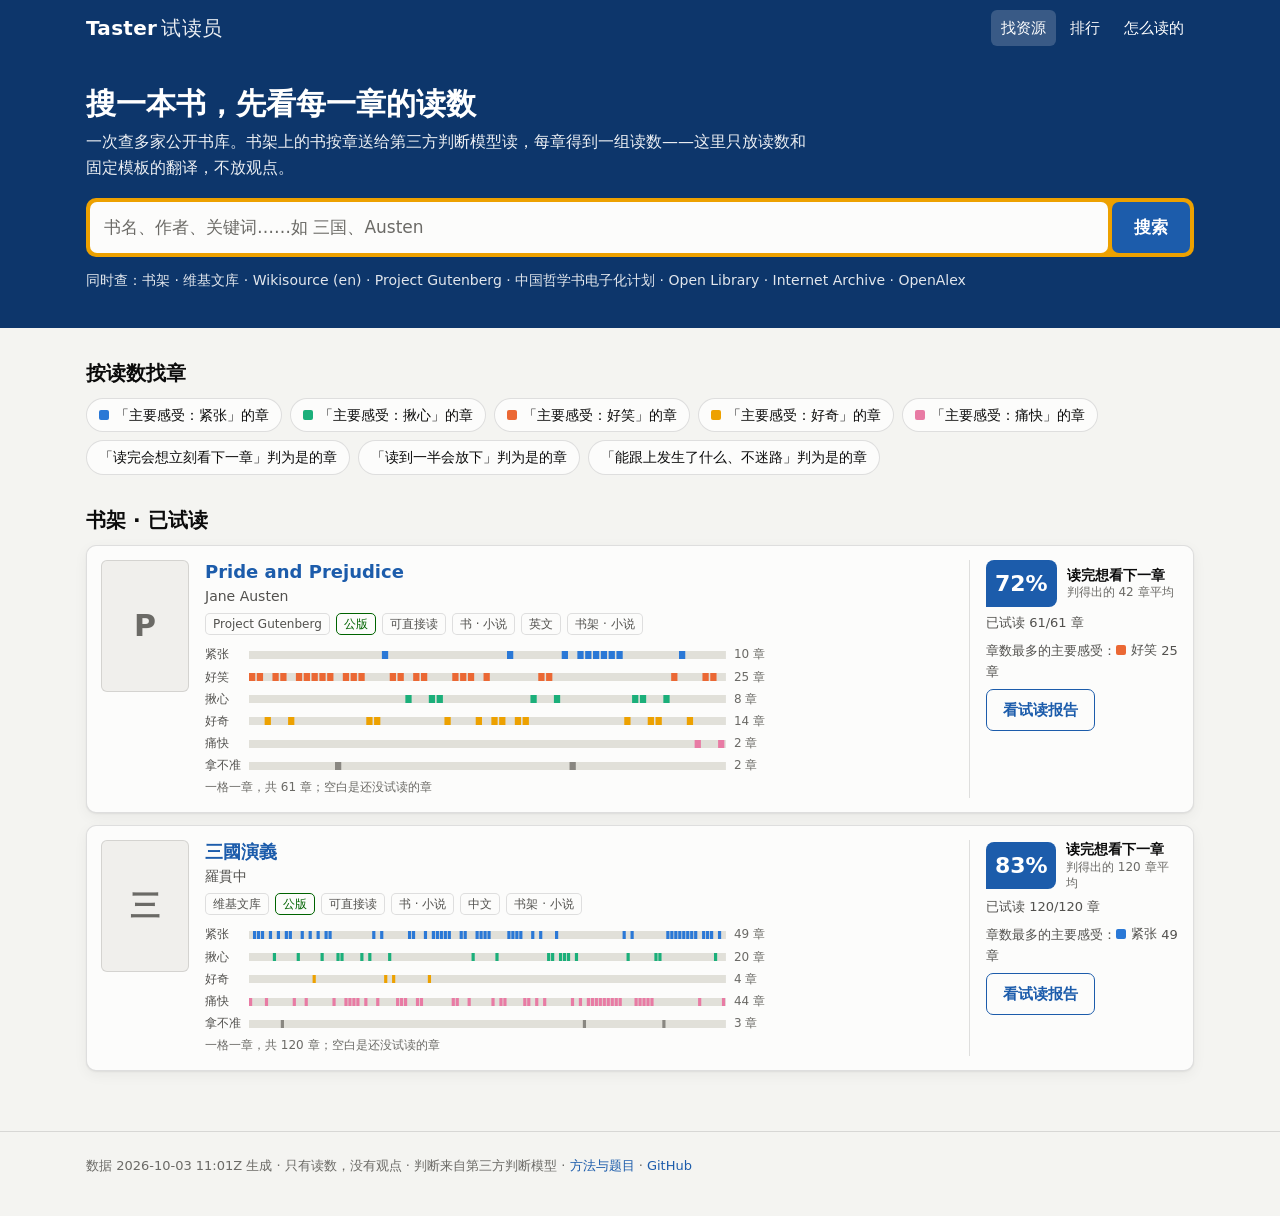
<file: site/index.html>
<!doctype html>
<html lang="zh-CN">
<head>
<meta charset="utf-8">
<meta name="viewport" content="width=device-width, initial-scale=1">
<meta name="color-scheme" content="light dark">
<!-- 来源数据都不可信：脚本只许本站文件；图片、查询可以连外站 -->
<meta http-equiv="Content-Security-Policy" content="default-src 'self'; script-src 'self'; style-src 'self'; img-src 'self' https: http: data:; connect-src 'self' https:; object-src 'none'; base-uri 'none'; form-action 'none'">
<meta name="referrer" content="strict-origin-when-cross-origin">
<meta name="description" content="Taster 试读员：一次查多家公开书库；书架上的书每一章都有第三方判断模型的读数。只有读数，没有观点。">
<title>Taster 试读员</title>
<link rel="canonical" href="https://shadowhocipher-sketch.github.io/taster/">
<!-- 分享卡片：og.png 1200×630、favicon.svg 都放在 site/ 下，同源，CSP 的 img-src 'self' 已放行 -->
<meta property="og:type" content="website">
<meta property="og:site_name" content="Taster 试读员">
<meta property="og:title" content="Taster 试读员">
<meta property="og:description" content="一次查多家公开书库；书架上的书每一章都有第三方判断模型的读数。只有读数，没有观点。">
<meta property="og:url" content="https://shadowhocipher-sketch.github.io/taster/">
<meta property="og:image" content="https://shadowhocipher-sketch.github.io/taster/og.png">
<meta property="og:image:width" content="1200">
<meta property="og:image:height" content="630">
<meta property="og:image:alt" content="Taster 试读员">
<meta property="og:locale" content="zh_CN">
<meta name="twitter:card" content="summary_large_image">
<link rel="icon" href="favicon.svg" type="image/svg+xml">
<link rel="stylesheet" href="style.css">
</head>
<body>
<a class="skip" href="#main" id="skip">跳到正文</a>
<header class="top">
  <div class="wrap">
    <a class="brand" href="#/">Taster<span>试读员</span></a>
    <nav aria-label="主导航">
      <a href="#/" data-nav="home">找资源</a>
      <a href="#/rank" data-nav="rank">排行</a>
      <a href="#/about" data-nav="about">怎么读的</a>
    </nav>
  </div>
</header>
<main id="main" tabindex="-1">
  <div id="app"><div class="wrap"><p class="sub">加载中…</p>
    <noscript><p>这个站需要 JavaScript 才能搜索和显示读数。</p></noscript></div></div>
</main>
<footer id="foot"></footer>
<div id="tip" class="tip" role="tooltip" hidden></div>
<div id="live" class="sr-only" aria-live="polite" aria-atomic="true"></div>
<script src="data.js"></script>
<script src="zh.js"></script>
<script src="connectors.js"></script>
<script src="app.js"></script>
</body>
</html>
</file>
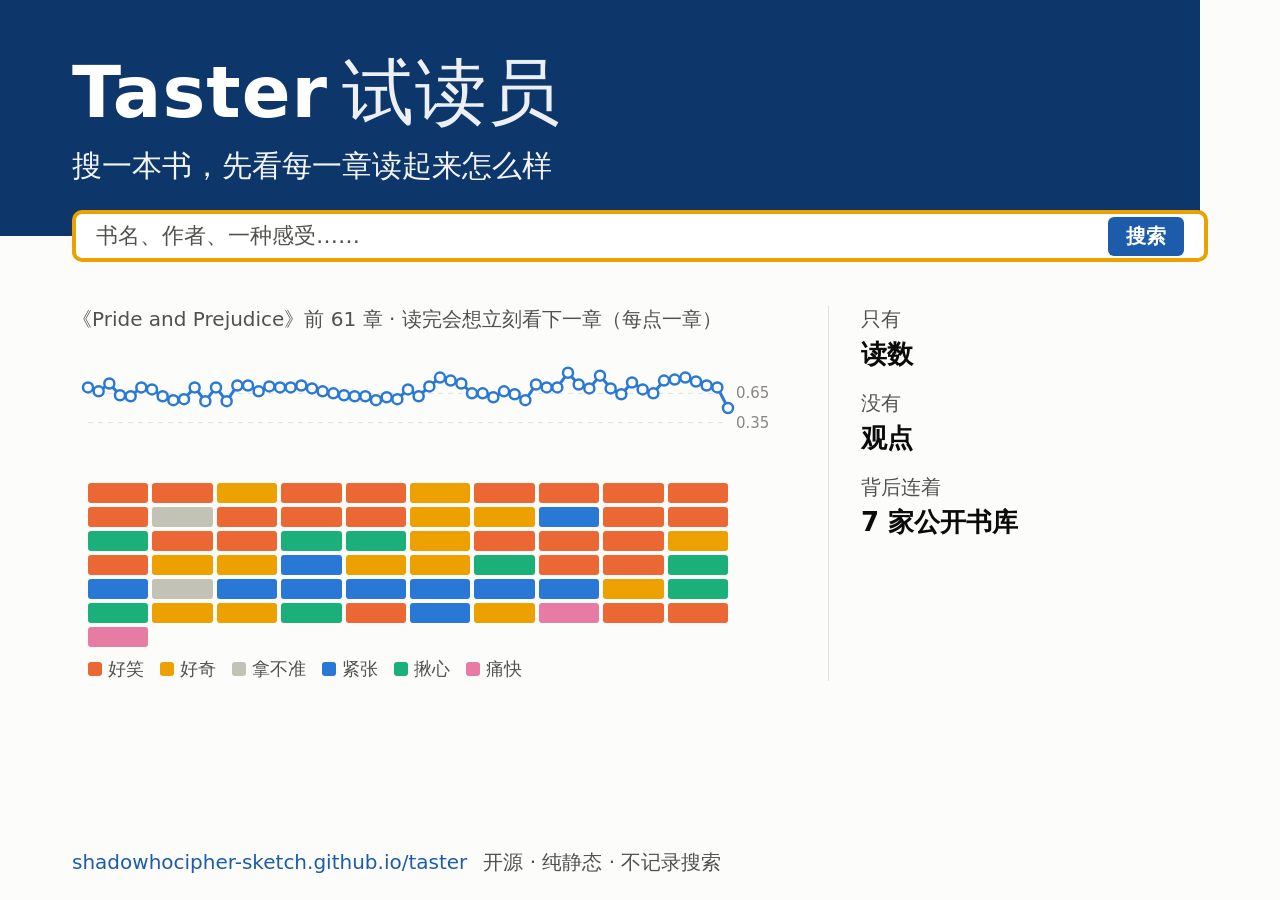
<file: tools/og/og.html>
<!doctype html>
<html lang="zh-CN">
<head>
<meta charset="utf-8">
<!-- 社交分享图（1200×630）的模板。tools/og/render.mjs 用无头浏览器截成 site/og.png。
     曲线和色格用书架上的真读数画（data.js），不写任何数字以外的评价。 -->
<style>
  :root { --brand: #0d366b; --frame: #eda100; --ink: #0b0b0b; --ink-2: #52514e; --grid: #e1e0d9; --s1: #2a78d6;
          --e1: #2a78d6; --e2: #eb6834; --e3: #1baf7a; --e4: #eda100; --e5: #e87ba4; --e6: #008300; --e7: #4a3aa7; --eu: #c3c2b7; }
  * { box-sizing: border-box; margin: 0; }
  body { width: 1200px; height: 630px; overflow: hidden; background: #fcfcfb; color: var(--ink);
         font-family: "Microsoft YaHei", "PingFang SC", "Noto Sans CJK SC", system-ui, sans-serif; }
  .bar { height: 236px; background: var(--brand); color: #fff; padding: 56px 72px 0; }
  .bar h1 { font-size: 72px; font-weight: 800; letter-spacing: 1px; line-height: 1; }
  .bar h1 span { font-weight: 400; opacity: .92; margin-left: 14px; }
  .bar p { margin-top: 18px; font-size: 30px; opacity: .95; }
  .frame { position: absolute; left: 72px; right: 72px; top: 210px; height: 52px; border: 4px solid var(--frame);
           border-radius: 10px; background: #fff; padding: 0 20px; display: flex; align-items: center;
           font-size: 22px; color: var(--ink-2); }
  .frame b { margin-left: auto; background: #1c5cab; color: #fff; font-size: 20px; padding: 6px 18px; border-radius: 6px; }
  .body { padding: 70px 72px 0; display: grid; grid-template-columns: 1fr 300px; gap: 48px; }
  .lab { font-size: 20px; color: var(--ink-2); margin-bottom: 10px; }
  svg text { font-size: 15px; fill: #898781; }
  .emo { display: grid; grid-template-columns: repeat(10, 1fr); gap: 4px; margin: 6px 52px 0 16px; }
  .emo i { height: 20px; border-radius: 3px; }
  .legend { display: flex; flex-wrap: wrap; gap: 8px 16px; margin: 10px 0 0 16px; font-size: 18px; color: var(--ink-2); }
  .legend i { display: inline-block; width: 14px; height: 14px; border-radius: 3px; margin-right: 6px; vertical-align: -1px; }
  .side { border-left: 1px solid var(--grid); padding-left: 32px; }
  .side .k { font-size: 20px; color: var(--ink-2); }
  .side .v { font-size: 26px; font-weight: 700; margin: 4px 0 18px; }
  .foot { position: absolute; left: 72px; bottom: 24px; font-size: 20px; color: #1c5cab; }
  .foot span { color: var(--ink-2); margin-left: 16px; }
</style>
</head>
<body>
  <div class="bar"><h1>Taster<span>试读员</span></h1><p>搜一本书，先看每一章读起来怎么样</p></div>
  <div class="frame">书名、作者、一种感受……<b>搜索</b></div>
  <div class="body">
    <div>
      <div class="lab" id="lab"></div>
      <svg id="curve" width="708" height="130"></svg>
      <div class="emo" id="emo"></div>
      <div class="legend" id="legend"></div>
    </div>
    <div class="side">
      <div class="k">只有</div><div class="v">读数</div>
      <div class="k">没有</div><div class="v">观点</div>
      <div class="k">背后连着</div><div class="v">7 家公开书库</div>
    </div>
  </div>
  <div class="foot">shadowhocipher-sketch.github.io/taster<span>开源 · 纯静态 · 不记录搜索</span></div>
<script src="../../site/data.js"></script>
<script>
  // 🔴 别用 top 当变量名：它是 window.top，const top 直接报错、整张图空白（2026-09-25）
  // 取书架上第一本有读数的书：画「读完会想立刻看下一章」的原始概率和每章主要感受
  const D = window.TASTER, r = D.shelf.find(x => x.units.some(u => u.answers)), us = r.units.filter(u => u.answers);
  document.getElementById("lab").textContent = `《${r.title}》前 ${us.length} 章 · 读完会想立刻看下一章（每点一章）`;
  const W = 708, H = 130, P = 16, R = 52, x = i => P + (W - P - R) * i / Math.max(1, us.length - 1), y = v => H - P - (H - 2 * P) * v;
  const pts = us.map((u, i) => [x(i), y(u.answers["想看下一章"].noul)]);
  const g = [0.35, 0.65].map(v => `<line x1="${P}" x2="${W - R}" y1="${y(v)}" y2="${y(v)}" stroke="#e1e0d9" stroke-dasharray="5 5"/><text x="${W - R + 8}" y="${y(v) + 5}">${v}</text>`).join("");
  document.getElementById("curve").innerHTML = g +
    `<polyline points="${pts.map(p => p.join(",")).join(" ")}" fill="none" stroke="#2a78d6" stroke-width="3"/>` +
    pts.map(p => `<circle cx="${p[0]}" cy="${p[1]}" r="5" fill="#fff" stroke="#2a78d6" stroke-width="2.5"/>`).join("");
  const EMO = ["紧张", "好笑", "揪心", "好奇", "痛快", "平淡", "困惑"];
  const topEmo = u => { const t = Object.entries(u.answers["主要感受"].probabilities).sort((a, b) => b[1] - a[1])[0]; return t[1] < 0.4 ? null : t[0]; };
  const col = e => e ? `var(--e${EMO.indexOf(e) + 1})` : "var(--eu)";
  document.getElementById("emo").innerHTML = us.map(u => `<i style="background:${col(topEmo(u))}"></i>`).join("");
  const seen = [...new Set(us.map(topEmo))];
  document.getElementById("legend").innerHTML = seen.map(e => `<span><i style="background:${col(e)}"></i>${e || "拿不准"}</span>`).join("");
</script>
</body>
</html>
</file>
<file: site/style.css>
/* Taster 试读员 · 样式（零依赖）
   图表颜色取自 dataviz 参考色板，亮/暗两套都跑过校验器（相邻 CVD ΔE ≥ 8.4、正常视觉 ≥ 19.3）。
   🔴 七种感受若挤在一条色带里，任意两格都可能相邻，校验器 all-pairs 直接 FAIL（亮 CVD ΔE 3.2；
      暗更差：CVD 1.6、正常视觉 紫↔蓝 9.8）——所以按感受分行、每行有字标，位置认身份、颜色只做辅助（2026-09-25）。 */

:root {
  color-scheme: light dark;
  --bg: #f4f4f1; --surface: #fcfcfb; --surface-2: #f0efec;
  --ink: #0b0b0b; --ink-2: #52514e; --ink-3: #6b6a66;
  --axis: #898781; --grid: #e1e0d9; --base: #c3c2b7; --line: rgba(11, 11, 11, .12);
  --link: #1c5cab; --btn: #1c5cab; --btn-hover: #184f95; --btn-ink: #fff;
  --brand: #0d366b; --brand-ink: #fff; --frame: #eda100;
  --good: #006300; --bad: #d03b3b; --unsure: #52514e;
  --focus: #1c5cab;
  --s1: #2a78d6; --band: #f0efec; --m-track: #cde2fb; --m-fill: #2a78d6;
  /* 感受：categorical 槽 1–7，顺序 = 尺上选项顺序（紧张 好笑 揪心 好奇 痛快 平淡 困惑） */
  --e1: #2a78d6; --e2: #eb6834; --e3: #1baf7a; --e4: #eda100; --e5: #e87ba4; --e6: #008300; --e7: #4a3aa7;
  --eu: #898781; --eo: #c3c2b7;
  --shadow: 0 1px 2px rgba(11, 11, 11, .06), 0 4px 14px rgba(11, 11, 11, .05);
  --r: 10px;
  --font: system-ui, -apple-system, "Segoe UI", "PingFang SC", "Microsoft YaHei", "Noto Sans CJK SC", sans-serif;
}
@media (prefers-color-scheme: dark) {
  :root {
    --bg: #0d0d0d; --surface: #1a1a19; --surface-2: #232321;
    --ink: #ffffff; --ink-2: #c3c2b7; --ink-3: #a3a29b;
    --axis: #898781; --grid: #2c2c2a; --base: #383835; --line: rgba(255, 255, 255, .12);
    --link: #86b6ef; --btn: #256abf; --btn-hover: #2a78d6; --btn-ink: #fff;
    --brand: #0d2a52; --brand-ink: #fff; --frame: #c98500;
    --good: #0ca30c; --bad: #e66767; --unsure: #c3c2b7;
    --focus: #86b6ef;
    --s1: #3987e5; --band: #232321; --m-track: #184f95; --m-fill: #3987e5;
    --e1: #3987e5; --e2: #d95926; --e3: #199e70; --e4: #c98500; --e5: #d55181; --e6: #008300; --e7: #9085e9;
    --eu: #898781; --eo: #52514e;
    --shadow: none;
  }
}

* { box-sizing: border-box; }
html { -webkit-text-size-adjust: 100%; }
body { margin: 0; background: var(--bg); color: var(--ink); font: 16px/1.6 var(--font); }
a { color: var(--link); text-decoration: none; }
a:hover { text-decoration: underline; }
:focus-visible { outline: 3px solid var(--focus); outline-offset: 2px; border-radius: 4px; }
.top :focus-visible, .hero :focus-visible { outline-color: #fff; }
/* 🔴 黄框里的焦点框：白/蓝框压在黄底上对比只有 1.5~2.2（要 ≥ 3）。改用墨色、不外扩，整圈落在 4px 黄边里，
   不溢到蓝色顶栏上：亮色 黑对黄 9:1、暗色 白对暗黄 3.1:1 且白对暗输入框 17:1（2026-09-25） */
.search :focus-visible { outline-color: var(--ink); outline-offset: 0; }
h1[tabindex="-1"]:focus { outline: none; }   /* 换页时把焦点移到标题，给读屏用，不需要框 */
h1, h2, h3 { line-height: 1.3; }
h2 { font-size: 20px; margin: 32px 0 12px; }
h3 { font-size: 17px; margin: 24px 0 8px; }
p { margin: 8px 0; }
code { font-size: 13px; background: var(--surface-2); padding: 1px 5px; border-radius: 4px; }
button, input, select { font: inherit; color: inherit; }
.wrap { max-width: 1140px; margin: 0 auto; padding: 0 16px; }
.sr-only { position: absolute !important; width: 1px; height: 1px; padding: 0; margin: -1px; overflow: hidden;
  clip: rect(0 0 0 0); white-space: nowrap; border: 0; }
.skip { position: absolute; left: 8px; top: -60px; z-index: 20; background: var(--surface); color: var(--ink);
  padding: 8px 12px; border-radius: 6px; }
.skip:focus { top: 8px; }
.sub { color: var(--ink-3); font-size: 14px; }
.note { font-size: 13px; color: var(--ink-3); border-left: 3px solid var(--base); padding-left: 10px; margin: 10px 0; }
.num { font-variant-numeric: tabular-nums; }
.good { color: var(--good); } .bad { color: var(--bad); } .unsure { color: var(--unsure); }

/* ---------------------------------------------------------------- 顶栏 */
.top { background: var(--brand); color: var(--brand-ink); }
.top .wrap { display: flex; align-items: center; gap: 12px 24px; flex-wrap: wrap; min-height: 56px; padding-top: 6px; padding-bottom: 6px; }
.brand { color: var(--brand-ink); font-size: 20px; font-weight: 700; letter-spacing: .3px; white-space: nowrap; }
.brand:hover { text-decoration: none; }
.brand span { font-weight: 500; opacity: .92; margin-left: 4px; }
.top nav { display: flex; gap: 4px; margin-left: auto; }
.top nav a { color: var(--brand-ink); padding: 6px 10px; border-radius: 6px; font-size: 15px; }
.top nav a:hover { background: rgba(255, 255, 255, .12); text-decoration: none; }
.top nav a[aria-current="page"] { background: rgba(255, 255, 255, .18); }
main { outline: none; min-height: 60vh; padding-bottom: 48px; }
footer { color: var(--ink-3); font-size: 13px; padding: 24px 16px 40px; border-top: 1px solid var(--line); }

/* ---------------------------------------------------------------- 搜索框（Booking 式黄框） */
.search { display: flex; background: var(--frame); padding: 4px; border-radius: 10px; gap: 4px; }
.search input { flex: 1; min-width: 0; border: 0; border-radius: 7px; padding: 12px 14px; background: var(--surface);
  color: var(--ink); font-size: 17px; }
.search input::placeholder { color: var(--ink-3); }
.search button { border: 0; border-radius: 7px; padding: 0 22px; background: var(--btn); color: var(--btn-ink);
  font-weight: 600; cursor: pointer; font-size: 17px; }
.search button:hover { background: var(--btn-hover); }
.search.slim input { padding: 9px 12px; font-size: 16px; }
.search.slim button { font-size: 16px; padding: 0 18px; }

.hero { background: var(--brand); color: var(--brand-ink); padding: 28px 0 36px; }
.hero h1 { font-size: 30px; margin: 0 0 6px; }
.hero .lead { margin: 0 0 18px; opacity: .92; max-width: 720px; }
.hero .srcs { margin: 12px 0 0; font-size: 14px; opacity: .88; }
.searchbar { background: var(--brand); padding: 12px 0 16px; }

/* ---------------------------------------------------------------- 按钮、徽标、小片 */
.btn { display: inline-block; border: 0; border-radius: 7px; padding: 8px 16px; background: var(--btn); color: var(--btn-ink);
  font-weight: 600; cursor: pointer; text-align: center; font-size: 15px; }
.btn:hover { background: var(--btn-hover); text-decoration: none; }
.btn.ghost { background: transparent; color: var(--link); border: 1px solid currentColor; }
.btn.ghost:hover { background: var(--surface-2); }
.linkbtn { background: none; border: 0; padding: 0; color: var(--link); cursor: pointer; text-decoration: underline; font-size: inherit; }
.chips { display: flex; flex-wrap: wrap; gap: 8px; margin: 10px 0 8px; padding: 0; list-style: none; }
.chip { display: inline-flex; align-items: center; gap: 6px; font-size: 14px; padding: 5px 12px; border: 1px solid var(--line);
  border-radius: 99px; color: var(--ink); background: var(--surface); }
.chip:hover { border-color: var(--link); text-decoration: none; }
.chip[aria-current="page"] { border-color: var(--link); box-shadow: inset 0 0 0 1px var(--link); font-weight: 600; }
.chip small { color: var(--ink-3); font-size: 12px; }
.badges { display: flex; flex-wrap: wrap; gap: 6px; margin: 6px 0; }
.badge { font-size: 12px; line-height: 1.5; padding: 1px 7px; border-radius: 5px; border: 1px solid var(--line); color: var(--ink-2); background: var(--surface); }
.badge.lic-ok { border-color: var(--good); color: var(--good); }
.badge.lic-no { color: var(--ink-3); }
.badge.lic-us { border-style: dashed; cursor: help; }   /* 美国公版：不是「公版」的绿，虚线框 + 悬停说明 */
.emo { display: inline-flex; align-items: center; gap: 5px; white-space: nowrap; }
.sw { display: inline-block; width: 10px; height: 10px; border-radius: 2px; background: var(--eo); flex: none; }
.sw.e1 { background: var(--e1); } .sw.e2 { background: var(--e2); } .sw.e3 { background: var(--e3); } .sw.e4 { background: var(--e4); }
.sw.e5 { background: var(--e5); } .sw.e6 { background: var(--e6); } .sw.e7 { background: var(--e7); } .sw.eu { background: var(--eu); }

/* ---------------------------------------------------------------- 搜索结果页 */
.srch { display: grid; grid-template-columns: 240px minmax(0, 1fr); gap: 24px; margin-top: 20px; align-items: start; }
.filters { background: var(--surface); border: 1px solid var(--line); border-radius: var(--r); padding: 12px 14px; position: sticky; top: 12px; }
.filters h2 { font-size: 16px; margin: 0 0 4px; }
.filters fieldset { border: 0; border-top: 1px solid var(--line); margin: 10px 0 0; padding: 10px 0 0; min-width: 0; }
.filters legend { font-weight: 600; font-size: 14px; padding: 0; margin-bottom: 4px; }
.filters label { display: flex; align-items: center; gap: 8px; font-size: 14px; padding: 3px 0; cursor: pointer; }
.filters label .c { margin-left: auto; color: var(--ink-3); font-size: 12px; }
.filters input[type="checkbox"] { width: 16px; height: 16px; margin: 0; accent-color: var(--btn); flex: none; }
.filters .none { font-size: 13px; color: var(--ink-3); margin: 2px 0; }
.filter-toggle { display: none; }
.res-head { display: flex; flex-direction: column; gap: 10px; margin-bottom: 12px; }
.res-bar { display: flex; flex-wrap: wrap; align-items: center; gap: 8px 16px; }
.res-bar h1 { font-size: 20px; margin: 0; margin-right: auto; }
.res-bar select { padding: 6px 8px; border: 1px solid var(--line); border-radius: 6px; background: var(--surface); }
.sst { display: flex; flex-wrap: wrap; gap: 6px; margin: 0; padding: 0; list-style: none; }
.st { display: inline-flex; align-items: center; gap: 6px; font-size: 13px; padding: 3px 10px; border-radius: 99px;
  background: var(--surface); border: 1px solid var(--line); color: var(--ink-2); }
.st .ic { width: 12px; height: 12px; flex: none; display: inline-grid; place-items: center; font-size: 11px; line-height: 1; }
.st.loading .ic { border: 2px solid var(--base); border-top-color: var(--link); border-radius: 50%; animation: spin .8s linear infinite; }
.st.ok .ic::before { content: "✓"; color: var(--good); font-weight: 700; }
.st.err { color: var(--bad); border-color: var(--bad); }
.st.err .ic::before { content: "✕"; font-weight: 700; }
@keyframes spin { to { transform: rotate(360deg); } }
@media (prefers-reduced-motion: reduce) { .st.loading .ic { animation: none; border-top-color: var(--base); } }
.hint { background: var(--surface); border: 1px dashed var(--base); border-radius: var(--r); padding: 10px 14px; font-size: 14px; margin-bottom: 12px; }
.empty { background: var(--surface); border: 1px solid var(--line); border-radius: var(--r); padding: 18px; color: var(--ink-2); }

/* ---------------------------------------------------------------- 资源卡 */
.card { display: grid; grid-template-columns: 88px minmax(0, 1fr) 210px; gap: 16px; background: var(--surface);
  border: 1px solid var(--line); border-radius: var(--r); padding: 14px; margin: 0 0 12px; box-shadow: var(--shadow); }
.cover { width: 88px; aspect-ratio: 2 / 3; border-radius: 6px; overflow: hidden; background: var(--surface-2);
  display: grid; place-items: center; color: var(--ink-3); font-size: 30px; font-weight: 600; border: 1px solid var(--line); }
.cover img { width: 100%; height: 100%; object-fit: cover; display: block; }
.card h3 { margin: 0; font-size: 18px; overflow-wrap: anywhere; }
.card .by { color: var(--ink-2); font-size: 14px; margin: 2px 0 0; overflow-wrap: anywhere; }
.blurb { font-size: 14px; color: var(--ink-2); margin: 6px 0; overflow-wrap: anywhere; }
.blurb .bl { font-size: 12px; color: var(--ink-3); border: 1px solid var(--line); border-radius: 4px; padding: 0 4px; margin-right: 6px; }
.offers { margin-top: 6px; font-size: 14px; }
.offers summary { cursor: pointer; color: var(--link); width: max-content; max-width: 100%; }
.offers ul { margin: 6px 0 0; padding: 0; list-style: none; border-top: 1px solid var(--line); }
.offers li { display: flex; flex-wrap: wrap; gap: 4px 10px; align-items: baseline; padding: 6px 0; border-bottom: 1px solid var(--line); }
.offers li .src { font-weight: 600; }
.offers li .t { color: var(--ink-2); overflow-wrap: anywhere; }
.tbox { border-left: 1px solid var(--line); padding-left: 16px; display: flex; flex-direction: column; gap: 6px; align-items: flex-start; }
.tscore { display: flex; align-items: center; gap: 10px; }
.tnum { background: var(--btn); color: var(--btn-ink); font-size: 22px; font-weight: 700; padding: 6px 9px; border-radius: 8px 8px 8px 0; min-width: 58px; text-align: center; }
.tnum.na { background: var(--surface-2); color: var(--ink-2); font-size: 15px; }
.tlab { font-size: 14px; font-weight: 600; line-height: 1.35; }
.tlab small { display: block; font-weight: 400; color: var(--ink-3); font-size: 12px; }
.tmeta { font-size: 13px; color: var(--ink-2); }
.tnone { font-weight: 600; margin: 0; }
.tnote { font-size: 13px; color: var(--ink-3); margin: 0; }

/* 迷你感受行：每种感受一行，位置 = 章序 */
.mini { margin-top: 10px; display: grid; grid-template-columns: max-content minmax(0, 1fr) max-content; gap: 3px 8px; align-items: center; max-width: 560px; }
.mini .ml { font-size: 12px; color: var(--ink-2); display: inline-flex; align-items: center; gap: 4px; }
.mini .mc { font-size: 12px; color: var(--ink-3); font-variant-numeric: tabular-nums; }
.mini svg { width: 100%; height: 8px; display: block; }
.mini .cap { grid-column: 1 / -1; font-size: 12px; color: var(--ink-3); }

/* ---------------------------------------------------------------- SVG 图表 */
.track { fill: var(--grid); }
.f-e1 { fill: var(--e1); } .f-e2 { fill: var(--e2); } .f-e3 { fill: var(--e3); } .f-e4 { fill: var(--e4); }
.f-e5 { fill: var(--e5); } .f-e6 { fill: var(--e6); } .f-e7 { fill: var(--e7); } .f-eu { fill: var(--eu); } .f-eo { fill: var(--eo); }
.f-s1 { fill: var(--s1); }
.ln { fill: none; stroke: var(--s1); stroke-width: 2; stroke-linejoin: round; stroke-linecap: round; }
.dot { fill: var(--s1); stroke: var(--surface); stroke-width: 2; }
.hdot { fill: var(--s1); stroke: var(--surface); stroke-width: 2; }
.band { fill: var(--band); }
.thr { stroke: var(--axis); stroke-width: 1; stroke-dasharray: 4 4; }
.gridl { stroke: var(--grid); stroke-width: 1; }
.basel { stroke: var(--base); stroke-width: 1; }
.tick { fill: var(--axis); font-size: 11px; font-variant-numeric: tabular-nums; }
.zone { fill: var(--ink-2); font-size: 12px; }
.lane-l { fill: var(--ink-2); font-size: 12px; }
.lane-c { fill: var(--ink-3); font-size: 12px; font-variant-numeric: tabular-nums; }
.xh { stroke: var(--ink-2); stroke-width: 1; }
.colhi { fill: var(--ink); opacity: .08; }
/* 图按容器宽画；章太多一格放不下 4px 时图比容器宽，容器自己横向滚，不撑整页 */
.chart { position: relative; width: 100%; min-height: 60px; overflow-x: auto; overflow-y: hidden; }
.chart svg { display: block; overflow: visible; }
.chart svg:focus-visible { outline-offset: -3px; }
.chart svg.live { cursor: crosshair; }
.tip { position: fixed; left: 0; top: 0; z-index: 30; pointer-events: none; background: var(--surface); color: var(--ink);
  border: 1px solid var(--line); border-radius: 8px; padding: 8px 10px; font-size: 13px; line-height: 1.45;
  box-shadow: 0 4px 16px rgba(0, 0, 0, .14); max-width: 280px; }
.tip strong { display: block; font-size: 15px; }
.tip div { color: var(--ink-2); }

/* ---------------------------------------------------------------- 资源页 */
.crumb { font-size: 14px; color: var(--ink-3); margin: 16px 0 0; }
.rhead { display: grid; grid-template-columns: 96px minmax(0, 1fr); gap: 18px; margin-top: 12px; align-items: start; }
.rhead .cover { width: 96px; font-size: 34px; }
.rhead h1 { margin: 0; font-size: 28px; overflow-wrap: anywhere; }
.panel { background: var(--surface); border: 1px solid var(--line); border-radius: var(--r); padding: 16px 18px; margin: 16px 0; box-shadow: var(--shadow); }
.panel > h2:first-child { margin-top: 0; }
.where { display: flex; flex-wrap: wrap; gap: 8px; align-items: center; }
.chap-links { columns: 2 260px; column-gap: 24px; margin: 8px 0 0; padding-left: 0; list-style: none; font-size: 14px; }
.chap-links li { break-inside: avoid; padding: 2px 0; }
.chap-links .done { font-size: 12px; color: var(--ink-3); margin-left: 4px; }
details > summary { cursor: pointer; }
.meta-line { font-size: 13px; color: var(--ink-3); }
.tiles { display: grid; grid-template-columns: repeat(auto-fit, minmax(170px, 1fr)); gap: 12px; margin: 12px 0 8px; }
.tile { border: 1px solid var(--line); border-radius: var(--r); padding: 12px 14px; background: var(--surface); }
.tile .tl { font-size: 13px; color: var(--ink-2); }
.tile .tv { font-size: 30px; font-weight: 650; line-height: 1.2; margin: 4px 0; }
.tile .tv .of { font-size: 15px; font-weight: 400; color: var(--ink-3); margin-left: 3px; }
.tile .tv .emo { font-size: 24px; }
.tile .tv .emo .sw { width: 14px; height: 14px; }
.tile .ts { font-size: 12px; color: var(--ink-3); }
.tile-hero .tv { font-size: 48px; }
.tile svg { display: block; width: 100%; height: 8px; margin-top: 6px; }
.m-track { fill: var(--m-track); } .m-fill { fill: var(--m-fill); }
.controls { display: flex; flex-wrap: wrap; gap: 8px 20px; align-items: center; margin: 16px 0 4px; }
.seg { display: inline-flex; border: 1px solid var(--line); border-radius: 8px; overflow: hidden; flex-wrap: wrap; }
.seg button { border: 0; background: var(--surface); padding: 5px 12px; cursor: pointer; font-size: 14px; color: var(--ink-2); }
.seg button + button { border-left: 1px solid var(--line); }
.seg button[aria-pressed="true"] { background: var(--btn); color: var(--btn-ink); }
.seg-l { font-size: 13px; color: var(--ink-3); margin-right: 6px; }
.chart-title { font-size: 16px; margin: 18px 0 2px; }

/* 表格 */
.tscroll { overflow-x: auto; -webkit-overflow-scrolling: touch; border: 1px solid var(--line); border-radius: var(--r); background: var(--surface); }
table { width: 100%; border-collapse: collapse; font-size: 14px; }
th, td { text-align: left; padding: 8px 10px; border-bottom: 1px solid var(--line); vertical-align: top; }
tr:last-child td { border-bottom: 0; }
th { color: var(--ink-2); font-weight: 600; font-size: 13px; white-space: nowrap; background: var(--surface-2); }
td.v { font-variant-numeric: tabular-nums; white-space: nowrap; }
td .t2 { display: block; color: var(--ink-3); font-size: 13px; }
.tscroll td:first-child { min-width: 11em; }
.qlist td:nth-child(3) { min-width: 16em; }

/* 章页 */
.qa { border-top: 1px solid var(--line); padding: 12px 0; }
.qa:first-of-type { border-top: 0; }
.qs { font-size: 17px; margin: 0; }
.qq { font-size: 13px; color: var(--ink-3); margin: 4px 0 0; }
.raw { font-size: 13px; color: var(--ink-3); margin-left: 8px; font-variant-numeric: tabular-nums; }
.bars { display: grid; grid-template-columns: max-content 200px max-content; gap: 3px 10px; align-items: center; margin: 8px 0 2px; font-size: 13px; }
.bars .bl { color: var(--ink-2); display: inline-flex; align-items: center; gap: 5px; }
.bars .bv { color: var(--ink-2); font-variant-numeric: tabular-nums; }
.bars svg { display: block; width: 200px; height: 10px; overflow: hidden; }
.pager { display: flex; justify-content: space-between; gap: 12px; margin: 16px 0; font-size: 14px; }

/* 关于页 */
.prose { max-width: 800px; }
.prose li { margin: 4px 0; }
.qlist td:first-child { white-space: nowrap; font-weight: 600; }

/* ---------------------------------------------------------------- 窄屏 */
@media (max-width: 860px) {
  .srch { grid-template-columns: minmax(0, 1fr); gap: 12px; }
  .filters { display: none; position: static; }
  .filters.open { display: block; }
  .filter-toggle { display: inline-flex; align-items: center; gap: 6px; border: 1px solid var(--line); background: var(--surface);
    border-radius: 6px; padding: 6px 12px; cursor: pointer; }
}
@media (max-width: 640px) {
  .hero { padding: 20px 0 24px; }
  .hero h1 { font-size: 23px; }
  .search input { font-size: 16px; padding: 10px 10px; }
  .search button { padding: 0 14px; font-size: 16px; }
  .card { grid-template-columns: 64px minmax(0, 1fr); gap: 12px; padding: 12px; }
  .cover { width: 64px; font-size: 22px; }
  .tbox { grid-column: 1 / -1; border-left: 0; border-top: 1px solid var(--line); padding: 10px 0 0; flex-direction: row;
    flex-wrap: wrap; align-items: center; gap: 8px 14px; }
  .rhead { grid-template-columns: 64px minmax(0, 1fr); gap: 12px; }
  .rhead .cover { width: 64px; font-size: 24px; }
  .rhead h1 { font-size: 22px; }
  .panel { padding: 14px 12px; }
  .tile-hero .tv { font-size: 40px; }
  .bars { grid-template-columns: max-content minmax(0, 1fr) max-content; }
  .bars svg { width: 100%; }
  .top nav a { padding: 6px 8px; font-size: 14px; }
}
@media (forced-colors: active) {
  .sw, .tnum { forced-color-adjust: none; }
}
.offers-list { margin: 0; padding: 0; list-style: none; font-size: 14px; }
.offers-list li { display: flex; flex-wrap: wrap; gap: 4px 10px; align-items: baseline; padding: 6px 0; border-bottom: 1px solid var(--line); }
.offers-list li:last-child { border-bottom: 0; }
.offers-list .src { font-weight: 600; }
.offers-list .t { color: var(--ink-2); overflow-wrap: anywhere; }
.tscroll .qlist td:first-child { min-width: 0; }
.qlist td:nth-child(2) { white-space: nowrap; }
</file>
